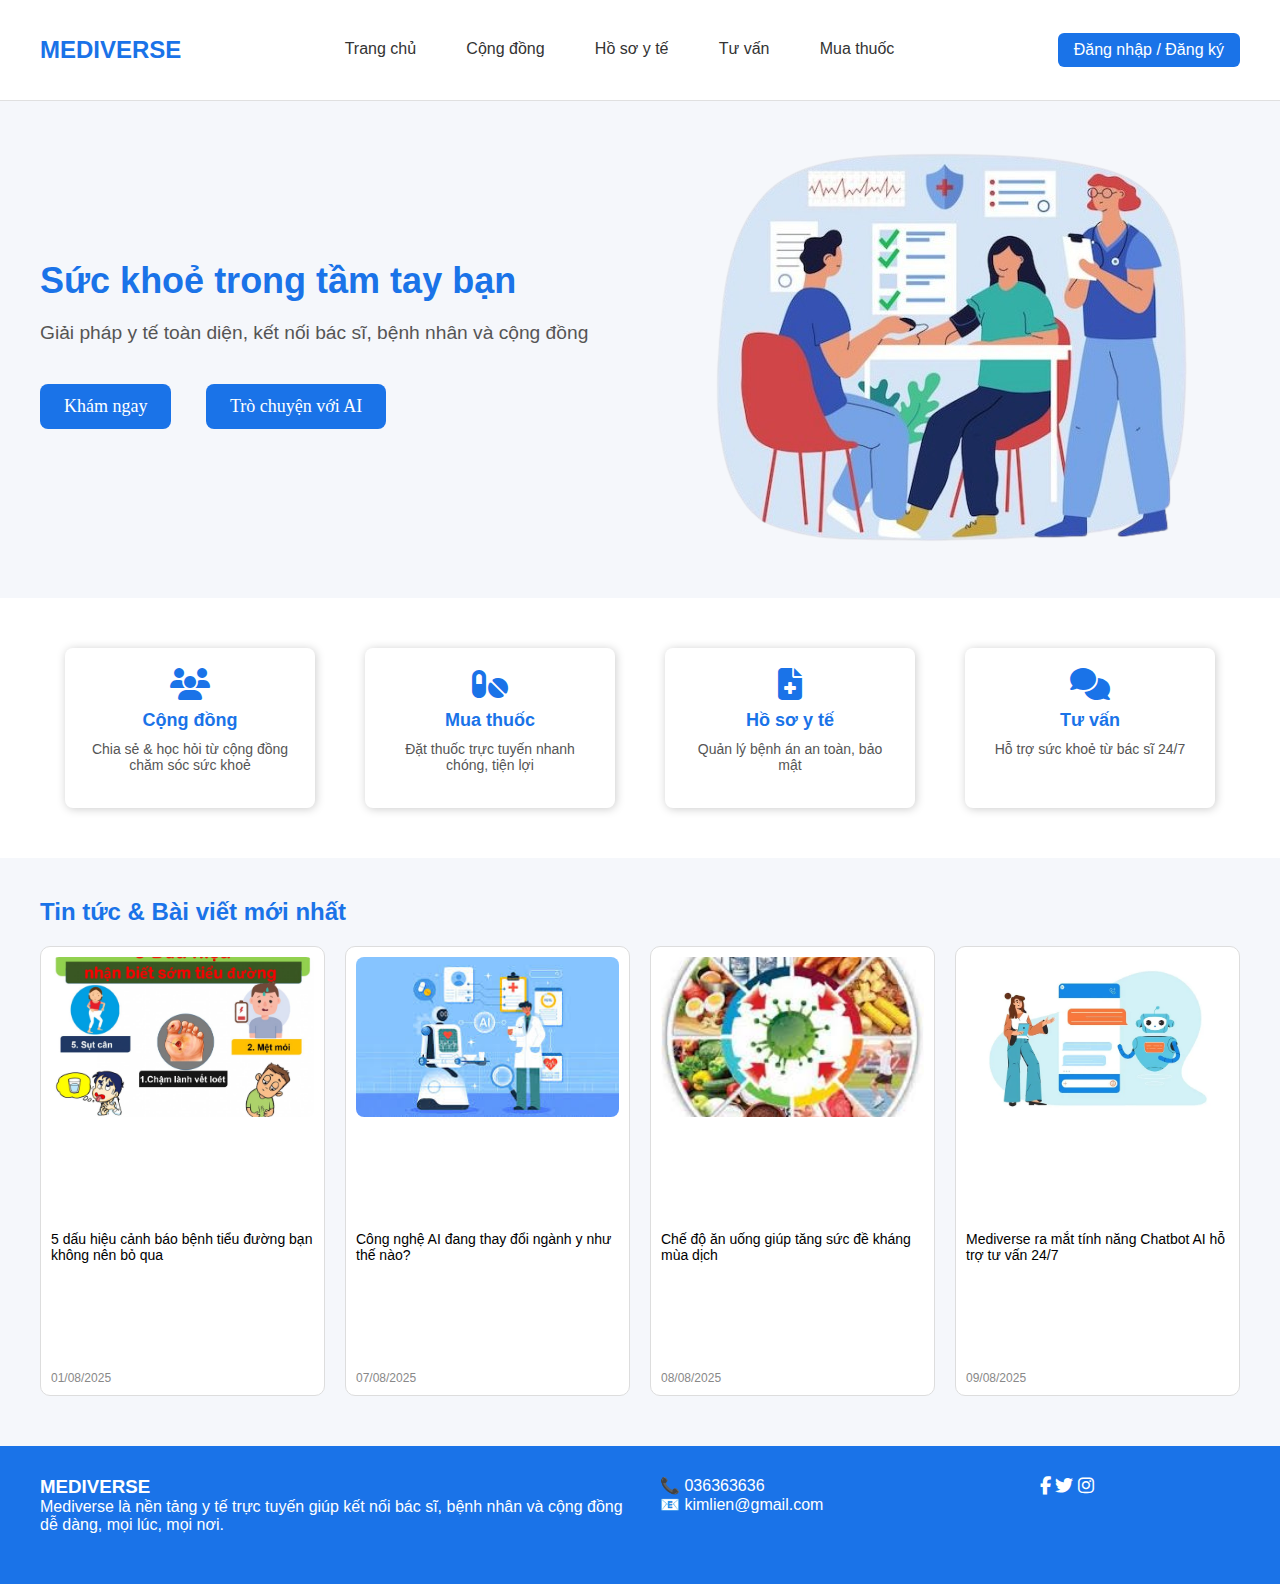
<file: index.html>
<!DOCTYPE html>
<html lang="vi">
<head>
  <meta charset="UTF-8" />
  <meta name="viewport" content="width=device-width, initial-scale=1.0"/>
  <title>Mediverse - Trang chủ</title>
  <link rel="stylesheet" href="home.css" />
  <link rel="stylesheet" href="https://cdnjs.cloudflare.com/ajax/libs/font-awesome/6.4.0/css/all.min.css"/>
</head>
<body>
  <header class="main-header">
    <div class="logo"><a href="#home">MEDIVERSE</a></div>
    <input type="checkbox" id="menu-toggle"/>
    <label for="menu-toggle" class="open"><i class="fa-solid fa-bars"></i></label>
    <label for="menu-toggle" class="overlay"></label>
    <nav class="nav-links">
      <label for="menu-toggle" class="close-menu"><i class="fa-solid fa-xmark"></i></label>
      <a href="home.html">Trang chủ</a>
      <a href="#congdong">Cộng đồng</a>
      <a href="#hosoyte">Hồ sơ y tế</a>
      <a href="#tuvan">Tư vấn</a>
      <a href="#muathuoc">Mua thuốc</a>
    </nav>
    <div class="user-area">
      <a href="login.html" id="loginBtn" class="login-btn">Đăng nhập / Đăng ký</a>
      
    </div>
  </header>

  <section class="hero">
    <div class="hero-left">
      <h1>Sức khoẻ trong tầm tay bạn</h1>
      <p>Giải pháp y tế toàn diện, kết nối bác sĩ, bệnh nhân và cộng đồng</p>
      <div class="buttons">
        <a href="#khamngay"><button>Khám ngay</button></a>
        <a href="#aichat"><button>Trò chuyện với AI</button></a>
      </div>
    </div>
    <div class="hero-right">
      <img src="img/doctor.png" alt="Minh họa bác sĩ và bệnh nhân">
    </div>
  </section>

  <section class="features">
    <a href="#congdong"><div class="feature-box">
      <i class="fas fa-users"></i>
      <h3>Cộng đồng</h3>
      <p>Chia sẻ & học hỏi từ cộng đồng chăm sóc sức khoẻ</p>
    </div></a>
    <a href="#muathuoc"><div class="feature-box">
      <i class="fas fa-pills"></i>
      <h3>Mua thuốc</h3>
      <p>Đặt thuốc trực tuyến nhanh chóng, tiện lợi</p>
    </div></a>
    <a href="#muathuoc"><div class="feature-box">
      <i class="fas fa-file-medical"></i>
      <h3>Hồ sơ y tế</h3>
      <p>Quản lý bệnh án an toàn, bảo mật</p>
    </div></a>
    <a href="#tuvan"><div class="feature-box">
      <i class="fas fa-comments"></i>
      <h3>Tư vấn</h3>
      <p>Hỗ trợ sức khoẻ từ bác sĩ 24/7</p>
    </div></a>
  </section>

<section class="news">
  <h2>Tin tức & Bài viết mới nhất</h2>
  <div class="news-list">
    
    <a href="https://giaan115.com/5-dau-hieu-benh-tieu-duong" class="news-link">
      <div class="news-card">
        <img src="img/tieuduong.jpg" alt="Tiểu đường" class="news-image" />
        <div class="image-placeholder"></div>
        <p>5 dấu hiệu cảnh báo bệnh tiểu đường bạn không nên bỏ qua</p>
        <span>01/08/2025</span>
      </div>
    </a>

    <a href="https://vbee.vn/blog/ai/ung-dung-ai-trong-y-te/?utm_source=BL&utm_medium=CPC&utm_term=Vietnam&utm_campaign=SM_GG_DU_NBR_AS_A_VN_B_UNK_UNK&gad_source=1&gad_campaignid=21793655902&gclid=Cj0KCQjw_L_FBhDmARIsAItqgt6I0l5CuzfJchz50ALGuwCKmmReJl1UpCjGMjgPlIwtR0TZiChqQksaAmhZEALw_wcB" class="news-link">
      <div class="news-card">
        <img src="img/AI.jpg" alt="Công nghệ AI" class="news-image" />
        <div class="image-placeholder"></div>
        <p>Công nghệ AI đang thay đổi ngành y như thế nào?</p>
        <span>07/08/2025</span>
      </div>
    </a>

    <a href="https://www.zespri.com/vi-VN/blogdetail/tang-cuong-de-khang-va-suc-khoe-tinh-than-bang-vitamin-c-tu-hoa-qua?utm_source=Google&utm_medium=Paid-Search&utm_campaign=Summer_VN_Traffic&utm_content=SEM&utm_term=Not-Applicable_F_NA_Interest_SEM_Search_Text_Custom_1X1_SEM&gad_source=1" class="news-link">
      <div class="news-card">
        <img src="img/CD.jpg" alt="Chế độ ăn uống" class="news-image" />
        <div class="image-placeholder"></div>
        <p>Chế độ ăn uống giúp tăng sức đề kháng mùa dịch</p>
        <span>08/08/2025</span>
      </div>
    </a>

    <a href="https://bidv.com.vn/bidv/tin-tuc/tin-ve-bidv/ra-mat-tinh-nang-chatbot-ho-tro-khach-hang-doanh-nghiep-tren-bidv-ibank" class="news-link">
      <div class="news-card">
        <img src="img/TV.jpg" alt="Tư vấn" class="news-image" />
        <div class="image-placeholder"></div>
        <p>Mediverse ra mắt tính năng Chatbot AI hỗ trợ tư vấn 24/7</p>
        <span>09/08/2025</span>
      </div>
    </a>

  </div>
</section>

  <footer>
    <div class="footer-left">
      <h3>MEDIVERSE</h3>
      <p>
        Mediverse là nền tảng y tế trực tuyến giúp kết nối bác sĩ, bệnh nhân và cộng đồng dễ dàng, mọi lúc, mọi nơi.
      </p>
    </div>
    <div class="footer-center">
      <p>📞 036363636</p>
      <p>📧 kimlien@gmail.com</p>
    </div>
    <div class="footer-right">
      <a href="#"><i class="fab fa-facebook-f"></i></a>
      <a href="#"><i class="fab fa-twitter"></i></a>
      <a href="#"><i class="fab fa-instagram"></i></a>
    </div>
  </footer>

  <script>
    document.querySelectorAll('.nav-links a').forEach(link => {
      link.addEventListener('click', () => {
        const menuToggle = document.getElementById('menu-toggle');
        if (menuToggle) menuToggle.checked = false;
      });
    });
  </script>
</body>
</html>
</file>
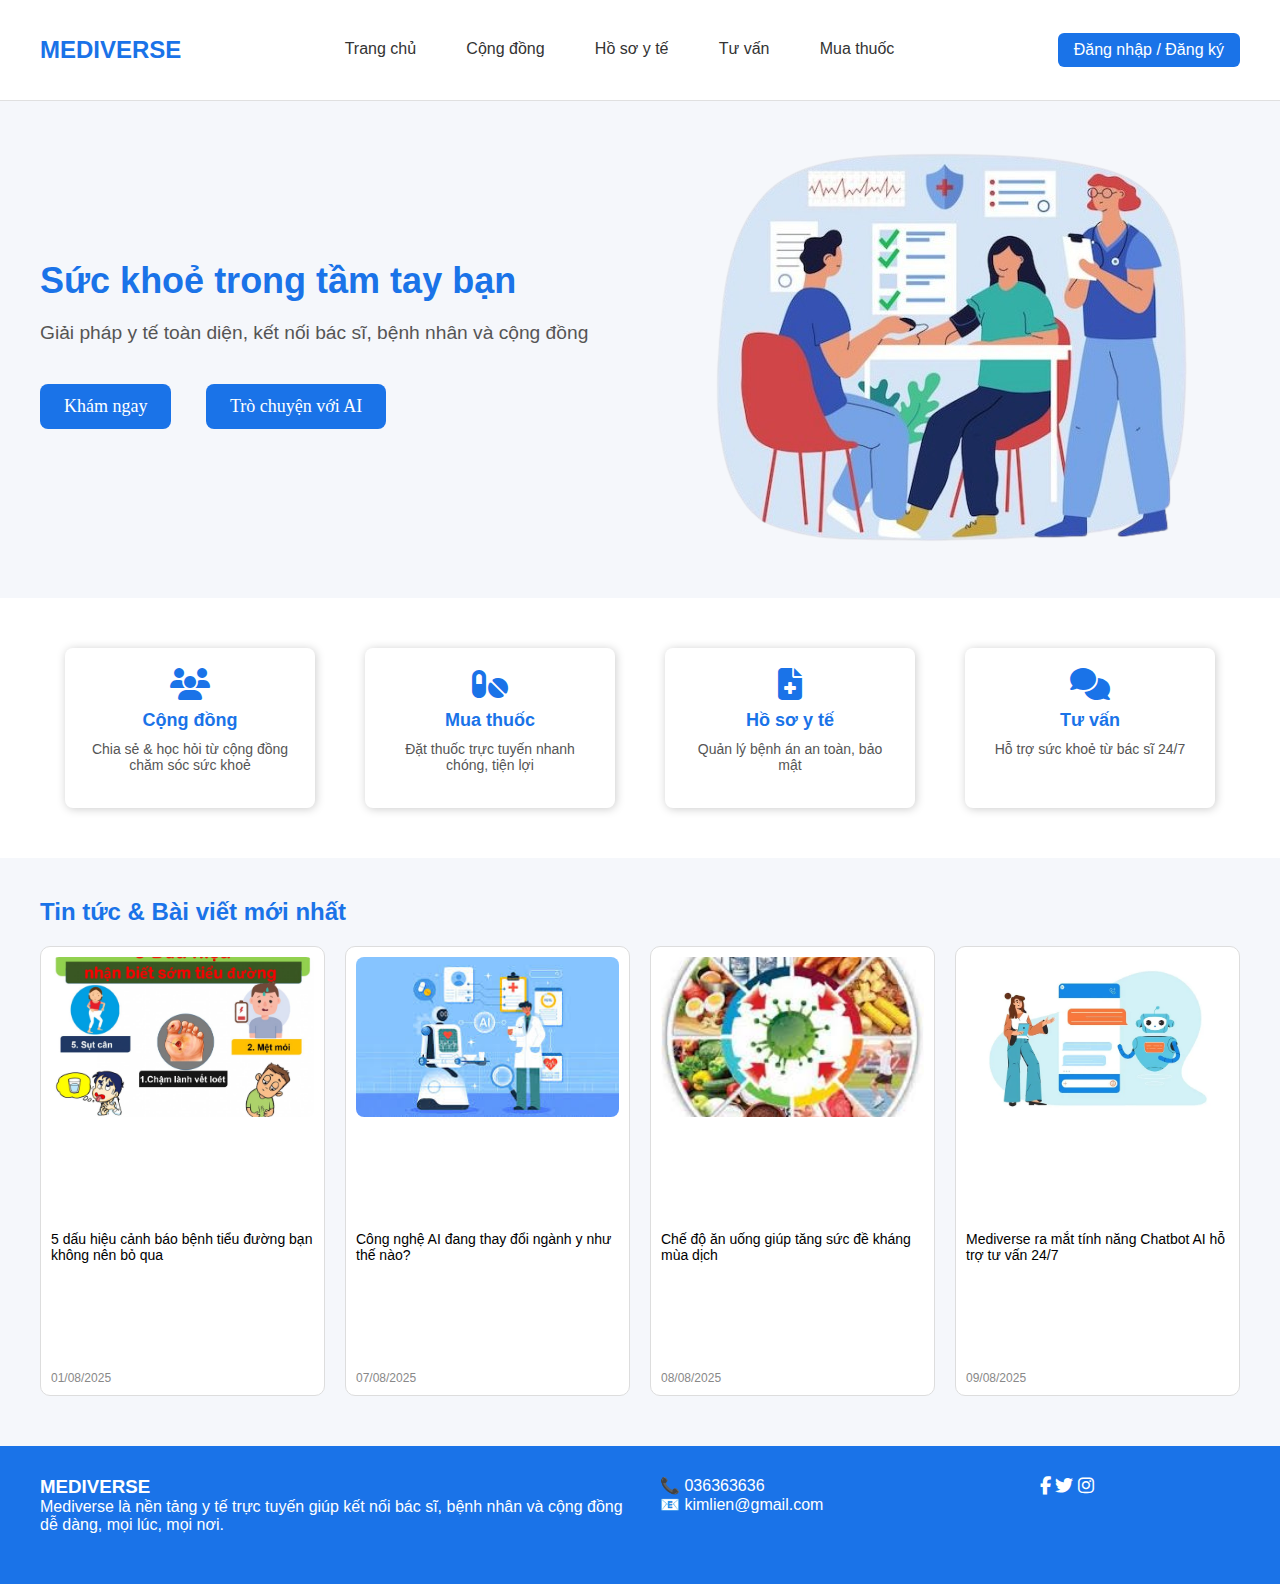
<file: home.html>
<!DOCTYPE html>
<html lang="vi">
<head>
  <meta charset="UTF-8" />
  <meta name="viewport" content="width=device-width, initial-scale=1.0"/>
  <title>Mediverse - Trang chủ</title>
  <link rel="stylesheet" href="home.css" />
  <link rel="stylesheet" href="https://cdnjs.cloudflare.com/ajax/libs/font-awesome/6.4.0/css/all.min.css"/>
</head>
<body>
  <header class="main-header">
    <div class="logo"><a href="#home">MEDIVERSE</a></div>
    <input type="checkbox" id="menu-toggle"/>
    <label for="menu-toggle" class="open"><i class="fa-solid fa-bars"></i></label>
    <label for="menu-toggle" class="overlay"></label>
    <nav class="nav-links">
      <label for="menu-toggle" class="close-menu"><i class="fa-solid fa-xmark"></i></label>
      <a href="home.html">Trang chủ</a>
      <a href="#congdong">Cộng đồng</a>
      <a href="#hosoyte">Hồ sơ y tế</a>
      <a href="#tuvan">Tư vấn</a>
      <a href="#muathuoc">Mua thuốc</a>
    </nav>
    <div class="user-area">
      <a href="login.html" id="loginBtn" class="login-btn">Đăng nhập / Đăng ký</a>
      
    </div>
  </header>

  <section class="hero">
    <div class="hero-left">
      <h1>Sức khoẻ trong tầm tay bạn</h1>
      <p>Giải pháp y tế toàn diện, kết nối bác sĩ, bệnh nhân và cộng đồng</p>
      <div class="buttons">
        <a href="#khamngay"><button>Khám ngay</button></a>
        <a href="#aichat"><button>Trò chuyện với AI</button></a>
      </div>
    </div>
    <div class="hero-right">
      <img src="img/doctor.png" alt="Minh họa bác sĩ và bệnh nhân">
    </div>
  </section>

  <section class="features">
    <a href="#congdong"><div class="feature-box">
      <i class="fas fa-users"></i>
      <h3>Cộng đồng</h3>
      <p>Chia sẻ & học hỏi từ cộng đồng chăm sóc sức khoẻ</p>
    </div></a>
    <a href="#muathuoc"><div class="feature-box">
      <i class="fas fa-pills"></i>
      <h3>Mua thuốc</h3>
      <p>Đặt thuốc trực tuyến nhanh chóng, tiện lợi</p>
    </div></a>
    <a href="#muathuoc"><div class="feature-box">
      <i class="fas fa-file-medical"></i>
      <h3>Hồ sơ y tế</h3>
      <p>Quản lý bệnh án an toàn, bảo mật</p>
    </div></a>
    <a href="#tuvan"><div class="feature-box">
      <i class="fas fa-comments"></i>
      <h3>Tư vấn</h3>
      <p>Hỗ trợ sức khoẻ từ bác sĩ 24/7</p>
    </div></a>
  </section>

<section class="news">
  <h2>Tin tức & Bài viết mới nhất</h2>
  <div class="news-list">
    
    <a href="https://giaan115.com/5-dau-hieu-benh-tieu-duong" class="news-link">
      <div class="news-card">
        <img src="img/tieuduong.jpg" alt="Tiểu đường" class="news-image" />
        <div class="image-placeholder"></div>
        <p>5 dấu hiệu cảnh báo bệnh tiểu đường bạn không nên bỏ qua</p>
        <span>01/08/2025</span>
      </div>
    </a>

    <a href="https://vbee.vn/blog/ai/ung-dung-ai-trong-y-te/?utm_source=BL&utm_medium=CPC&utm_term=Vietnam&utm_campaign=SM_GG_DU_NBR_AS_A_VN_B_UNK_UNK&gad_source=1&gad_campaignid=21793655902&gclid=Cj0KCQjw_L_FBhDmARIsAItqgt6I0l5CuzfJchz50ALGuwCKmmReJl1UpCjGMjgPlIwtR0TZiChqQksaAmhZEALw_wcB" class="news-link">
      <div class="news-card">
        <img src="img/AI.jpg" alt="Công nghệ AI" class="news-image" />
        <div class="image-placeholder"></div>
        <p>Công nghệ AI đang thay đổi ngành y như thế nào?</p>
        <span>07/08/2025</span>
      </div>
    </a>

    <a href="https://www.zespri.com/vi-VN/blogdetail/tang-cuong-de-khang-va-suc-khoe-tinh-than-bang-vitamin-c-tu-hoa-qua?utm_source=Google&utm_medium=Paid-Search&utm_campaign=Summer_VN_Traffic&utm_content=SEM&utm_term=Not-Applicable_F_NA_Interest_SEM_Search_Text_Custom_1X1_SEM&gad_source=1" class="news-link">
      <div class="news-card">
        <img src="img/CD.jpg" alt="Chế độ ăn uống" class="news-image" />
        <div class="image-placeholder"></div>
        <p>Chế độ ăn uống giúp tăng sức đề kháng mùa dịch</p>
        <span>08/08/2025</span>
      </div>
    </a>

    <a href="https://bidv.com.vn/bidv/tin-tuc/tin-ve-bidv/ra-mat-tinh-nang-chatbot-ho-tro-khach-hang-doanh-nghiep-tren-bidv-ibank" class="news-link">
      <div class="news-card">
        <img src="img/TV.jpg" alt="Tư vấn" class="news-image" />
        <div class="image-placeholder"></div>
        <p>Mediverse ra mắt tính năng Chatbot AI hỗ trợ tư vấn 24/7</p>
        <span>09/08/2025</span>
      </div>
    </a>

  </div>
</section>

  <footer>
    <div class="footer-left">
      <h3>MEDIVERSE</h3>
      <p>
        Mediverse là nền tảng y tế trực tuyến giúp kết nối bác sĩ, bệnh nhân và cộng đồng dễ dàng, mọi lúc, mọi nơi.
      </p>
    </div>
    <div class="footer-center">
      <p>📞 036363636</p>
      <p>📧 kimlien@gmail.com</p>
    </div>
    <div class="footer-right">
      <a href="#"><i class="fab fa-facebook-f"></i></a>
      <a href="#"><i class="fab fa-twitter"></i></a>
      <a href="#"><i class="fab fa-instagram"></i></a>
    </div>
  </footer>

  <script>
    document.querySelectorAll('.nav-links a').forEach(link => {
      link.addEventListener('click', () => {
        const menuToggle = document.getElementById('menu-toggle');
        if (menuToggle) menuToggle.checked = false;
      });
    });
  </script>
</body>
</html>
</file>
<file: home.css>
* {
  margin: 0;
  padding: 0;
  box-sizing: border-box;
}

html {
  font-family: 'Segoe UI', sans-serif;
  font-size: 16px;
}

body {
  overflow-x: hidden;
  position: relative;

  background-color: #f5f7fb;
  color: #333;
}

/* ==== HEADER ==== */
header.main-header {
  position: relative;
  display: flex;
  align-items: center;
  padding: 20px 40px;
  background-color: #ffffff;
  border-bottom: 1px solid #e0e0e0;
}

.logo {
  font-size: 1.5rem;
  font-weight: bold;
  color: #1a73e8;
  margin-right: auto;
}

.logo a {
  text-decoration: none;
  color: #1a73e8;
}

/* Desktop nav (centered across header) */
.nav-links {
  position: static;       /* bỏ absolute */
  transform: none;        /* reset transform */
  display: flex;
  flex-direction: row;
  justify-content: center;
  align-items: center;
  margin: 0 auto;         /* đẩy vào giữa */
}

.nav-links a {
  margin: 0 0.4vw ;
  padding: 20px;
  color: #333;
  text-decoration: none;
}
.nav-links a::after {
  content: '';
  display: block;
  height: 2px;
  background: #1a73e8;
  transition: width 0.3s;
  width: 0;
}



.user-area {
  display: flex;
  align-items: center;
  font-size: 1rem;
  gap: 10px;
  margin-left: auto;
}

.login-icon {
  cursor: pointer;
  color: #1a73e8;
}

.profile {
  display: flex;
  align-items: center;
  gap: 10px;
}

.profile img {
  width: 32px;
  height: 32px;
  border-radius: 50%;
}

/* ==== HERO ==== */
.hero {
  display: flex;
  justify-content: space-between;
  align-items: center;
  padding: 30px 40px;
  flex-wrap: wrap;
}

.hero-left {
  max-width: 600px;
}

.hero-left h1 {
  font-size: 2.25rem;
  margin-bottom: 20px;
  color: #1a73e8;
}

.hero-left p {
  font-size: 1.2rem;
  margin-bottom: 30px;
  color: #555;
}

.buttons button {
  font-family: 'Segoe UI', 'sans-serif';
  padding: 12px 24px;
  font-size: 1.125rem;
  margin: 10px 30px 10px 0;
  border: none;
  border-radius: 8px;
  background-color: #1a73e8;
  color: white;
  cursor: pointer;
}

.buttons button:hover {
  background-color: #0f5ed9;
}

.hero-right img {
  max-width: 100%;
  height: auto;
}

/* ==== FEATURES ==== */
.features {
  display: flex;
  justify-content: space-around;
  padding: 40px;
  background-color: #ffffff;
  flex-wrap: wrap;
}

.feature-box {
  width: 250px;
  height: 160px;
  text-align: center;
  padding: 20px;
  box-shadow: 1px 1px 10px #cccccc;
  border-radius: 8px;
  margin: 10px 0;
}

.feature-box i {
  font-size: 2rem;
  color: #1a73e8;
  margin-bottom: 10px;
}

.feature-box h3 {
  font-size: 1.125rem;
  margin-bottom: 10px;
}

.feature-box p {
  font-size: 0.875rem;
  color: #555;
}

.features a {
  text-decoration: none;
  color: #1a73e8;
}

/* ==== NEWS ==== */
.news {
  padding: 40px;
}

.news h2 {
  font-size: 1.5rem;
  margin-bottom: 20px;
  color: #1a73e8;
}

.news-list {
  display: flex;
  justify-content: space-between;
  gap: 20px;
  flex-wrap: nowrap; /* keep a row on desktop */
  overflow-x: auto;   /* horizontal scroll when needed */
  scroll-snap-type: x mandatory;
  padding-bottom: 10px;
}

.news-card {
  flex: 0 0 23%;       /* 4 card / row */
  max-width: 300px;
  height: 50vh;
  background-color: #fff;
  border: 1px solid #ddd;
  border-radius: 10px;
  padding: 10px;
  box-sizing: border-box;
  overflow: hidden;
  display: flex;
  flex-direction: column;
  justify-content: space-between;
  scroll-snap-align: start;
  text-decoration: none;
  color: inherit;
  transition: transform 0.3s ease;
  text-overflow: ellipsis;
}

.news-card:hover {
  transform: translateY(-5px);
}

.news-image {
  width: 100%;
  height: 160px;
  object-fit: cover;
  border-radius: 8px;
  margin-bottom: 10px;
}

.news-card p {
  color: #000;
  font-size: 0.875rem;
  margin-bottom: 5px;
}

.news-card span {
  font-size: 0.75rem;
  color: #888;
}
.news-link {
  text-decoration: none;
  color: inherit;
  display: block; /* make <a> cover whole card */
}

/* (Don't use placeholder if real image exists) */
.image-placeholder {
  display: none;
}

/* ==== FOOTER ==== */
footer {
  background-color: #1a73e8;
  color: white;
  padding: 30px 40px;
  display: grid;
  grid-template-columns: 50% 30% 20%;
  gap: 20px;
  justify-content: space-between;
  flex-wrap: wrap;
}

footer div {
  margin-bottom: 20px;
}

.footer-right a {
  color: white;
  text-decoration: none;
  font-size: 1.125rem;
}

/* ==== LOGIN BUTTON ==== */
.login-btn {
  background-color: #1a73e8;
  color: white;
  padding: 8px 16px;
  border-radius: 6px;
  text-decoration: none;
  font-weight: 500;
}

.login-btn:hover {
  background-color: #0f5ed9;
}

/* control input + icons */
#menu-toggle {
  display: none;
}

.open, .close-menu {
  display: none;
  font-size: 1.5rem;
  cursor: pointer;
}

/* overlay default (hidden & not blocking) */
.overlay {
  display: none;
  pointer-events: none;
}

/* ==================== MOBILE ==================== */
/* Single clean mobile media query to avoid conflicts */
@media screen and (max-width: 830px) {
  html {
    font-size: 14px;
  }

  body, html {
    overflow-x: hidden;
  }

  /* mobile nav panel (hidden off-canvas by default) */
  
.nav-links {
    align-items: flex-start;
    justify-content: flex-start;
    position: fixed;
    top: 0;
    left: auto;
    right: -260px;   /* hide off-canvas */
    transform: none; /* reset any desktop translate */
    flex-direction: column;
    width: 260px;
    height: 100vh;
    background: white;
    transition: right 0.28s cubic-bezier(.2,.9,.2,1); /* smooth slide */
    pointer-events: none; /* do not block clicks when hidden */
    z-index: 1100;
    box-shadow: -8px 0 24px rgba(0,0,0,0.08);
    padding: 18px 18px 24px 18px;
    overflow-y: auto; /* allow scrolling inside menu */
  }


  /* when checkbox checked -> show panel */
  #menu-toggle:checked ~ .nav-links {
    right: 0;
    pointer-events: auto;
  }

  /* show labels/icons */
  .open, .close-menu {
    display: block;
  }

  /* open (hamburger) order on header */
  .open {
    order: 3;
    margin-left: 0;
    position: static;
  }

  /* close button inside panel (top-right within panel coordinates) */
  .close-menu {
    position: absolute;
    top: 14px;
    right: 14px;
    font-size: 1.2rem;
  }

  /* header layout for mobile */
  header.main-header {
    display: flex;
    justify-content: space-between;
    align-items: center;
    padding: 12px 20px;
  }

  .logo {
    order: 1;
    margin-right: 0;
  }

  .user-area {
    order: 2;
    margin: 0 auto; /* center login in header */
  }

  .login-btn {
    font-size: 0.88rem;
    padding: 6px 12px;
  }

  /* hide the open icon when menu is checked (to reduce duplicate visuals) */
  #menu-toggle:checked + .open {
    display: none;
  }

  /* overlay that dims the page when menu open */
  #menu-toggle:checked ~ .overlay {
    display: block;
    pointer-events: auto;
    position: fixed;
    top: 0;
    left: 0;
    width: 100%;
    height: 100%;
    background-color: rgba(0,0,0,0.25);
    z-index: 1050;
  }

  /* News and footer responsive tweaks */
  .news-list {
    display: grid;
    grid-template-columns: 1fr;
    gap: 20px;
  }

  footer {
    grid-template-columns: 1fr;
    text-align: center;
  }

  .footer-right {
    display: flex;
    justify-content: center;
    gap: 15px;
  }
}

/* End of file */


/* ==== FIX HOVER ISSUE ON MOBILE ==== */
/* Only apply underline hover effect on devices with mouse */
@media (hover: hover) and (pointer: fine) {
  .nav-links a:hover::after {
    width: 100%;
  }
}

/* Disable underline hover effect on touch devices */
@media (hover: none) and (pointer: coarse) {
  .nav-links a::after {
    display: none;
  }
}
</file>
